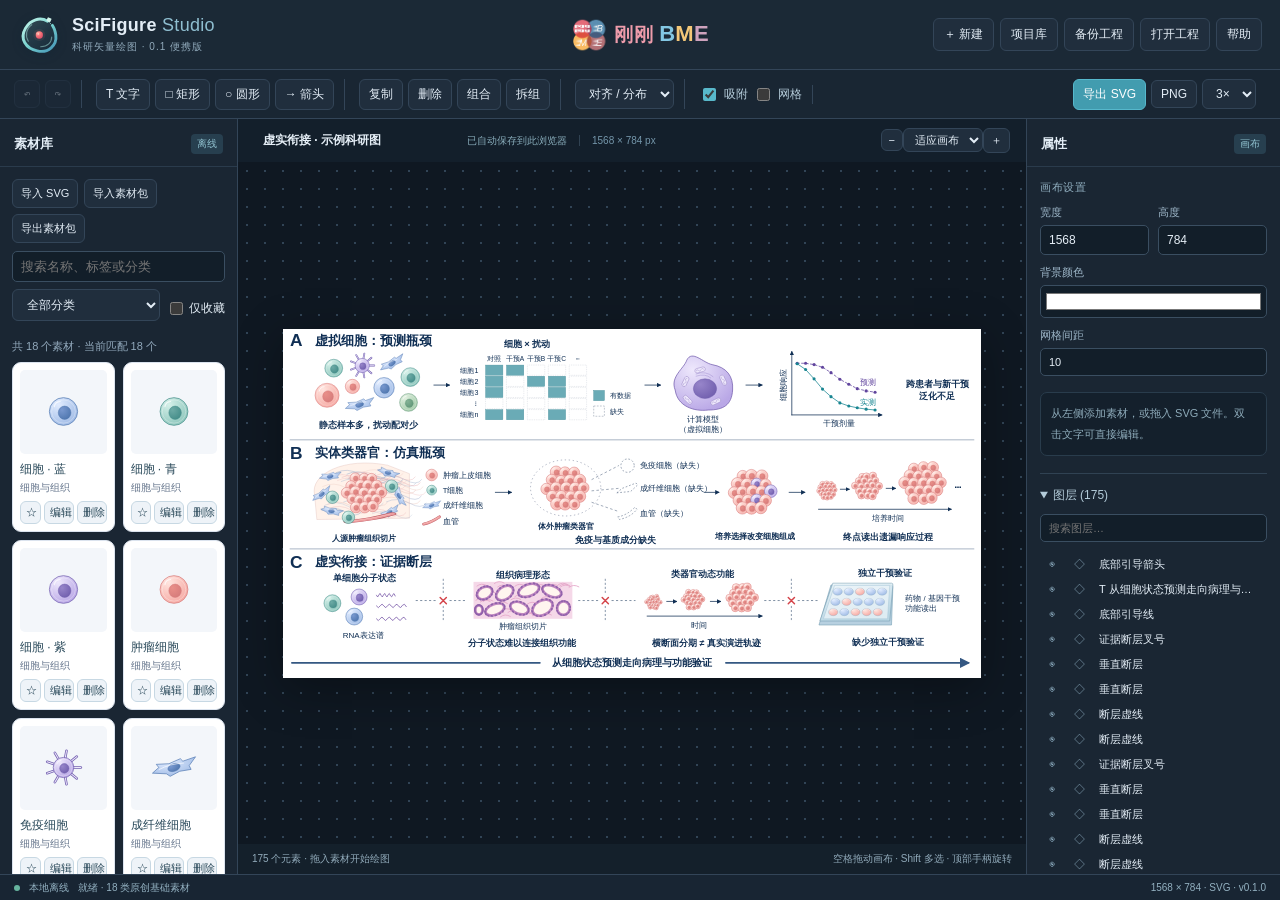
<file: src/index.html>
<!doctype html>
<html lang="zh-CN">
  <head>
    <meta charset="utf-8" />
    <meta name="viewport" content="width=device-width,initial-scale=1" />
    <title>SciFigure Studio · 刚刚BME 科研工具</title>
    <link rel="stylesheet" href="style.css" />
    <link rel="icon" type="image/svg+xml" href="scifigure-cell.svg" />
  </head>
  <body>
    <header class="app-header">
      <div class="brand">
        <img
          class="brand-mark"
          src="scifigure-cell.svg"
          alt="SciFigure 细胞图标"
          width="44"
          height="44"
        />
        <div>
          <strong>SciFigure <span>Studio</span></strong
          ><small>科研矢量绘图 · 0.1 便携版</small>
        </div>
      </div>
      <div class="parent-brand" aria-label="刚刚BME" title="刚刚BME · 科研工具">
        <img src="ganggang-bme-logo.png" alt="" width="36" height="36" />
        <div class="parent-wordmark" aria-hidden="true">
          <span class="parent-cn">刚刚</span><span class="parent-b">B</span
          ><span class="parent-m">M</span><span class="parent-e">E</span>
        </div>
      </div>
      <div class="header-actions">
        <button id="new-project">＋ 新建</button
        ><button id="projects-btn">项目库</button
        ><button id="save-project">备份工程</button
        ><button id="load-project">打开工程</button
        ><button id="help-btn" title="快捷键和使用说明">帮助</button>
      </div>
    </header>
    <nav class="toolbar" aria-label="编辑工具">
      <div class="tool-group">
        <button id="undo" title="撤销 Ctrl+Z">↶</button
        ><button id="redo" title="重做 Ctrl+Shift+Z">↷</button>
      </div>
      <div class="tool-group">
        <button id="add-text">T 文字</button
        ><button id="add-rect">□ 矩形</button
        ><button id="add-ellipse">○ 圆形</button
        ><button id="add-arrow">→ 箭头</button>
      </div>
      <div class="tool-group">
        <button id="duplicate" title="Ctrl+D">复制</button
        ><button id="delete">删除</button><button id="group">组合</button
        ><button id="ungroup">拆组</button>
      </div>
      <div class="tool-group alignment">
        <select id="align-action" aria-label="对齐和分布">
          <option value="">对齐 / 分布</option>
          <option value="left">左对齐</option>
          <option value="hcenter">水平居中</option>
          <option value="right">右对齐</option>
          <option value="top">顶部对齐</option>
          <option value="vcenter">垂直居中</option>
          <option value="bottom">底部对齐</option>
          <option value="distribute-h">水平等距</option>
          <option value="distribute-v">垂直等距</option>
        </select>
      </div>
      <div class="tool-group">
        <label class="toggle"
          ><input id="snap" type="checkbox" checked />吸附</label
        ><label class="toggle"
          ><input id="grid-toggle" type="checkbox" />网格</label
        >
      </div>
      <div class="tool-group export-group">
        <button id="export-svg" class="primary">导出 SVG</button
        ><button id="export-png">PNG</button
        ><select id="png-scale" aria-label="PNG分辨率">
          <option value="3">3×</option>
          <option value="2">2×</option>
          <option value="1">1×</option>
        </select>
      </div>
    </nav>
    <main class="workspace">
      <aside class="left-sidebar">
        <div class="sidebar-heading">
          <strong>素材库</strong><span class="badge">离线</span>
        </div>
        <div id="asset-panel"></div>
      </aside>
      <section class="canvas-shell">
        <div class="canvas-info">
          <div class="canvas-context">
            <div class="project-title">
              <input
                id="project-name"
                aria-label="项目名称"
                value="正在打开项目…"
              />
              <span id="save-status">本地离线</span>
            </div>
            <span id="canvas-title">画布</span>
          </div>
          <div>
            <button id="zoom-out" title="缩小">−</button
            ><select id="zoom" aria-label="画布缩放">
              <option value="fit">适应画布</option>
              <option value=".25">25%</option>
              <option value=".5">50%</option>
              <option value=".75">75%</option>
              <option value="1">100%</option>
              <option value="1.5">150%</option>
              <option value="2">200%</option>
              <option value="3">300%</option></select
            ><button id="zoom-in" title="放大">＋</button>
          </div>
        </div>
        <div id="workarea" class="workarea">
          <div id="paper" class="paper">
            <svg
              id="stage"
              xmlns="http://www.w3.org/2000/svg"
              viewBox="0 0 1568 784"
              width="1568"
              height="784"
              font-family="Microsoft YaHei, Noto Sans SC, Arial, sans-serif"
            >
              <defs id="defs"></defs>
              <defs id="ui-defs">
                <pattern
                  id="ui-grid-pattern"
                  width="10"
                  height="10"
                  patternUnits="userSpaceOnUse"
                >
                  <path
                    d="M10 0H0V10"
                    fill="none"
                    stroke="#94b4c4"
                    stroke-width=".5"
                    opacity=".5"
                  />
                </pattern>
              </defs>
              <rect id="background" width="1568" height="784" fill="#ffffff" />
              <rect
                id="grid"
                width="1568"
                height="784"
                fill="url(#ui-grid-pattern)"
                display="none"
              />
              <g id="art"></g>
              <g id="guides"></g>
              <g id="selection"></g>
            </svg>
          </div>
        </div>
        <div class="canvas-bottom">
          <span id="selection-info">选择一个元素开始编辑</span
          ><span>空格拖动画布 · Shift 多选 · 顶部手柄旋转</span>
        </div>
      </section>
      <aside class="right-sidebar">
        <div class="sidebar-heading">
          <strong>属性</strong
          ><span id="selection-count" class="badge">画布</span>
        </div>
        <div class="property-scroll">
          <div id="canvas-props">
            <div class="section-label">画布设置</div>
            <div class="field-grid">
              <label
                >宽度<input
                  id="canvas-width"
                  type="number"
                  min="64"
                  max="12000"
                  value="1568" /></label
              ><label
                >高度<input
                  id="canvas-height"
                  type="number"
                  min="64"
                  max="12000"
                  value="784"
              /></label>
            </div>
            <label class="field"
              >背景颜色<input
                id="canvas-background"
                type="color"
                value="#ffffff" /></label
            ><label class="field"
              >网格间距<input
                id="grid-size"
                type="number"
                min="2"
                max="200"
                value="10"
            /></label>
            <div class="hint">
              从左侧添加素材，或拖入 SVG 文件。双击文字可直接编辑。
            </div>
          </div>
          <div id="element-props" hidden>
            <div id="prop-name" class="property-name"></div>
            <div id="text-props">
              <label class="field"
                >文字内容<textarea id="prop-text" rows="3"></textarea>
              </label>
              <div class="field-grid">
                <label
                  >字号<input
                    id="prop-fontsize"
                    type="number"
                    min="1"
                    max="500" /></label
                ><label
                  >字重<select id="prop-weight">
                    <option value="400">常规</option>
                    <option value="500">中等</option>
                    <option value="600">半粗</option>
                    <option value="700">加粗</option>
                  </select></label
                >
              </div>
              <label class="field"
                >对齐<select id="prop-anchor">
                  <option value="start">左对齐</option>
                  <option value="middle">居中</option>
                  <option value="end">右对齐</option>
                </select></label
              >
            </div>
            <div class="section-label">位置与尺寸</div>
            <div class="field-grid">
              <label>X<input id="prop-x" type="number" step="1" /></label
              ><label>Y<input id="prop-y" type="number" step="1" /></label
              ><label
                >宽度<input
                  id="prop-width"
                  type="number"
                  min=".1"
                  step="1" /></label
              ><label
                >高度<input id="prop-height" type="number" min=".1" step="1"
              /></label>
            </div>
            <label class="toggle keep-ratio"
              ><input id="aspect" type="checkbox" checked />锁定宽高比</label
            >
            <div class="field-grid">
              <label
                >旋转角度 °<input
                  id="prop-rotation"
                  type="number"
                  step="1" /></label
              ><label
                >不透明度 %<input
                  id="prop-opacity"
                  type="number"
                  min="0"
                  max="100"
              /></label>
            </div>
            <div class="section-label">外观</div>
            <div class="field-grid">
              <label>填充 / 文字<input id="prop-fill" type="color" /></label
              ><label>描边<input id="prop-stroke" type="color" /></label
              ><label
                >线宽<input
                  id="prop-strokewidth"
                  type="number"
                  min="0"
                  step=".2" /></label
              ><label
                >线型<select id="prop-dash">
                  <option value="">实线</option>
                  <option value="4 4">虚线</option>
                  <option value="2 5">点线</option>
                </select></label
              >
            </div>
            <div class="button-grid">
              <button id="forward">上移一层</button
              ><button id="backward">下移一层</button
              ><button id="front">置顶</button><button id="back">置底</button
              ><button id="lock">锁定 / 解锁</button
              ><button id="hide">隐藏</button>
            </div>
          </div>
          <details class="layers-section" open>
            <summary>图层 <span id="layer-count"></span></summary>
            <input
              id="layer-search"
              placeholder="搜索图层…"
              aria-label="搜索图层"
            />
            <div id="layers"></div>
          </details>
        </div>
      </aside>
    </main>
    <footer class="statusbar">
      <span
        ><i class="offline-dot"></i>本地离线
        <span id="status-message">就绪</span></span
      ><span id="document-info">SciFigure Studio 0.1.0</span>
    </footer>
    <dialog id="asset-dialog"></dialog>
    <dialog id="project-dialog"></dialog>
    <dialog id="help-dialog">
      <div class="dialog-heading">
        <h2>SciFigure Studio 0.1</h2>
        <button data-close="help-dialog">关闭</button>
      </div>
      <p>下载解压后双击 index.html，即可使用。无需账号、网络或安装运行环境。</p>
      <div class="help-grid">
        <div>
          <h3>画图</h3>
          <p>
            点击或框选元素，Shift
            多选。拖动四角缩放；拖动选框上方的圆形手柄旋转，Shift 按 15°
            吸附。双击文字修改。右侧可精确设置位置、尺寸、颜色。
          </p>
          <h3>快捷键</h3>
          <p>
            Ctrl+Z 撤销 · Ctrl+Shift+Z 重做<br />Ctrl+D 复制 · Ctrl+C/V
            内部复制粘贴<br />Ctrl+A 全选 · Delete 删除<br />方向键微调，Shift
            移动 10 单位<br />空格拖动平移 · Ctrl+滚轮缩放
          </p>
        </div>
        <div>
          <h3>项目与素材</h3>
          <p>
            项目库支持新建、重命名、复制和删除。项目自动保存在当前浏览器，换电脑或移动便携文件夹前，请备份工程和素材包。
          </p>
          <p>
            导入 SVG 才能编辑矢量内容；PNG 不是可拆分的矢量图。SVG
            文件中的脚本和外部资源不受支持。素材库按页读取，适合逐步扩充。
          </p>
          <h3>开源与扩展</h3>
          <p>
            软件代码 MIT；随附原创示例素材
            CC0。导入素材保留自己的许可。详细格式和扩展入口见 docs 文件夹。
          </p>
        </div>
      </div>
      <p class="muted">
        0.1 预览版 · 已针对 Windows Edge / Chrome
        进行离线验证。建议定期导出工程备份。
      </p>
    </dialog>
    <dialog id="text-dialog">
      <form method="dialog">
        <h2>编辑文字</h2>
        <textarea id="text-edit-value" rows="5"></textarea>
        <div class="dialog-actions">
          <button value="cancel">取消</button
          ><button id="text-edit-apply" type="button" class="primary">
            应用
          </button>
        </div>
      </form>
    </dialog>
    <input id="project-file" type="file" accept=".json,.scifigure" hidden />
    <div id="toast" role="status"></div>
    <script src="core.js"></script>
    <script src="svg.js"></script>
    <script src="storage.js"></script>
    <script src="builtins.js"></script>
    <script src="editor.js"></script>
    <script src="projects.js"></script>
    <script src="assets.js"></script>
    <script src="app.js"></script>
  </body>
</html>
</file>
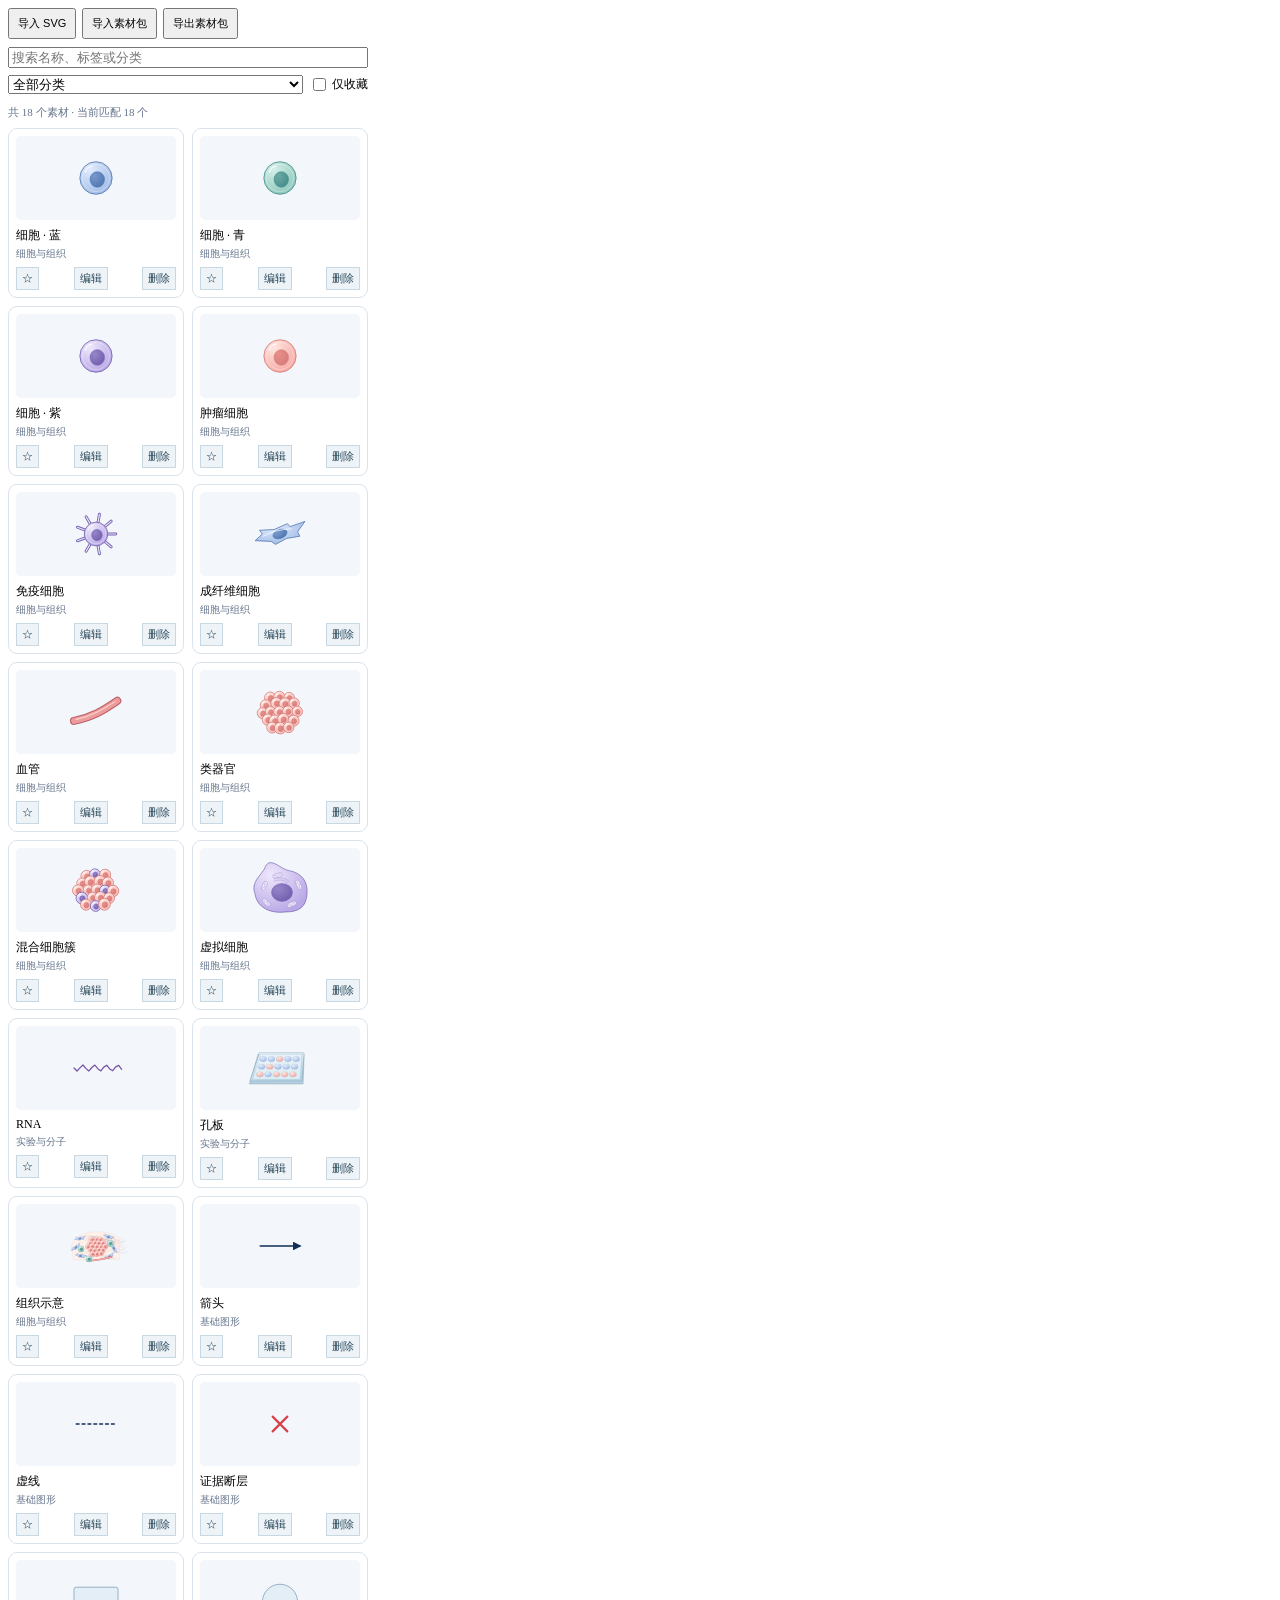
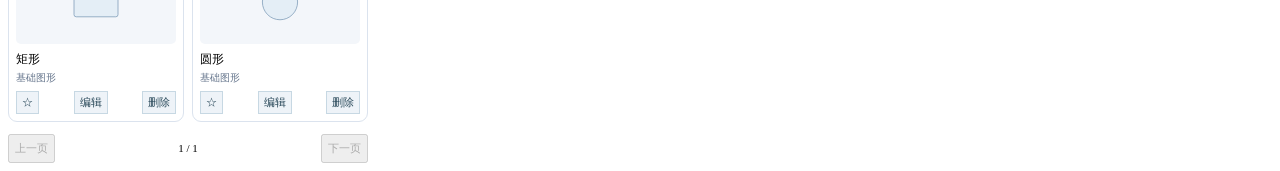
<file: tests/library-fixture.html>
<!doctype html><html lang="zh-CN"><meta charset="utf-8"><title>素材库离线测试</title>
<main id="asset-panel" style="width:360px"></main><dialog id="asset-dialog"></dialog>
<script src="../src/svg.js"></script><script src="../src/storage.js"></script><script src="../src/assets.js"></script>
<script>window.boot = SF.store.ready().then(() => SF.Assets.init({store:SF.store,onInsert:asset=>{window.inserted=asset;},onStatus:message=>{window.statusMessage=message;}}));</script>
</html>
</file>
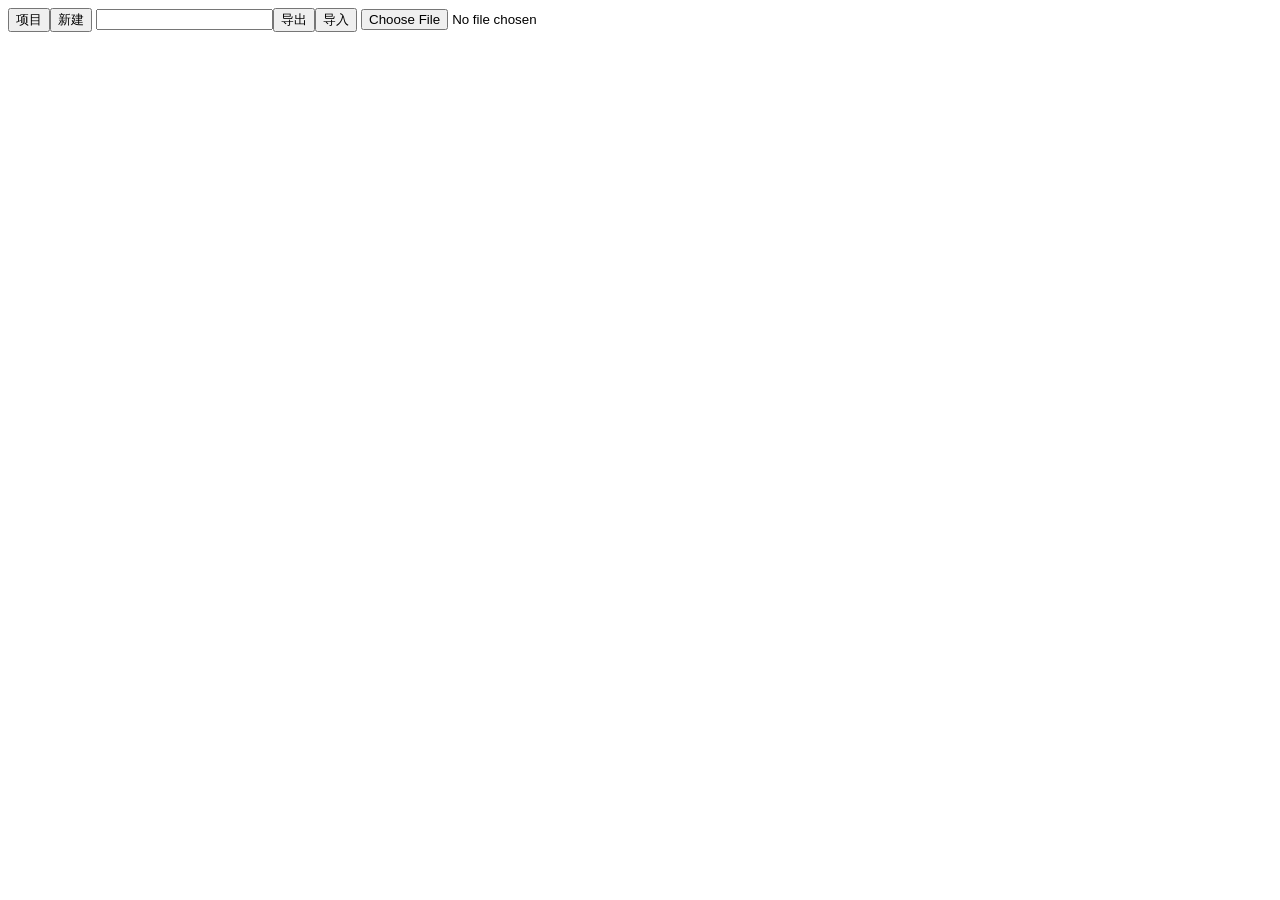
<file: tests/project-fixture.html>
<!doctype html><meta charset="utf-8"><title>Project tests</title>
<button id="projects-btn">项目</button><button id="new-project">新建</button>
<input id="project-name"><button id="save-project">导出</button><button id="load-project">导入</button>
<input id="project-file" type="file"><dialog id="project-dialog"></dialog>
<script src="../src/storage.js"></script><script src="../src/projects.js"></script>
<script>
window.makeDoc=(id,name)=>({format:'scifigure-project',version:1,id,name,createdAt:'2026-01-01',updatedAt:'2026-01-01',canvas:{width:800,height:600,background:'#fff'},scene:{defs:'',body:'<g data-item="1"></g>'}});
window.statuses=[];
window.editor={doc:makeDoc('initial','初始'),listeners:[],getDocument(){return structuredClone(this.doc)},loadDocument(doc){if(doc.version!==1||doc.format!=='scifigure-project')throw Error('不支持的项目');this.doc=structuredClone(doc);this.listeners.forEach(fn=>fn());},newDocument({name,width,height}){this.doc=makeDoc('new-'+Date.now(),name);this.doc.canvas={width,height,background:'#fff'};this.doc.scene.body='';this.listeners.forEach(fn=>fn());},onChange(fn){this.listeners.push(fn)},setName(name){this.doc.name=name;this.listeners.forEach(fn=>fn())},edit(body){this.doc.scene.body=body;this.listeners.forEach(fn=>fn())}};
window.start=async()=>{await SF.store.ready();window.projects=await SF.Projects.init({editor,store:SF.store,onStatus:(text,type)=>statuses.push({text,type}),demoDocument:makeDoc('demo','示例项目')});};
</script>
</file>
<file: src/style.css>
:root {
  color-scheme: dark;
  --bg: #101923;
  --panel: #1a2633;
  --panel2: #202e3d;
  --line: #334558;
  --text: #e3edf6;
  --muted: #93aabd;
  --accent: #58b8ca;
  --blue: #7ccee0;
}
* {
  box-sizing: border-box;
}
body {
  margin: 0;
  background: var(--bg);
  color: var(--text);
  font:
    13px "Microsoft YaHei",
    Arial,
    sans-serif;
  overflow: hidden;
}
button,
input,
select,
textarea {
  font: inherit;
}
button,
select {
  border: 1px solid var(--line);
  background: var(--panel2);
  color: var(--text);
  border-radius: 6px;
  padding: 7px 10px;
}
button {
  cursor: pointer;
  white-space: nowrap;
}
button:hover {
  background: #31485a;
  border-color: #6598ad;
}
button:disabled {
  opacity: 0.35;
  cursor: default;
}
button.primary {
  background: #429caf;
  border-color: #56b8cc;
  color: white;
}
button.primary:hover {
  background: #54adbe;
}
input,
textarea {
  border: 1px solid #3a4e61;
  border-radius: 5px;
  padding: 7px 8px;
  background: #121e29;
  color: #e5eef6;
  min-width: 0;
}
input:focus,
textarea:focus,
select:focus {
  outline: 2px solid #4ca9c0;
  outline-offset: 1px;
}
input[type="checkbox"] {
  accent-color: var(--accent);
  width: auto;
}
input[type="color"] {
  height: 33px;
  padding: 3px;
  width: 100%;
}
input[type="number"] {
  width: 100%;
}
textarea {
  resize: vertical;
  line-height: 1.65;
}
h2 {
  font-size: 19px;
  margin: 0 0 15px;
}
h3 {
  font-size: 14px;
  color: #bcdbe7;
}
p {
  line-height: 1.8;
}
a {
  color: #87cee0;
}
[hidden] {
  display: none !important;
}
.muted {
  color: var(--muted);
  font-size: 12px;
}
.app-header {
  position: relative;
  height: 70px;
  padding: 12px 18px;
  display: flex;
  align-items: center;
  gap: 26px;
  background: #1b2936;
  border-bottom: 1px solid var(--line);
}
.brand {
  display: flex;
  align-items: center;
  gap: 10px;
  min-width: 220px;
}
.brand-mark {
  display: block;
  width: 44px;
  height: 44px;
  flex-shrink: 0;
  filter: drop-shadow(0 2px 5px #06212f55);
}
.brand strong {
  font-size: 18px;
  letter-spacing: 0.3px;
}
.brand strong span {
  font-weight: 400;
  color: #8fbed0;
}
.brand small {
  display: block;
  font-size: 10px;
  color: #91aabb;
  margin-top: 4px;
  letter-spacing: 1px;
}
.project-title {
  display: flex;
  align-items: center;
  gap: 8px;
  min-width: 0;
}
.project-title input {
  border: 1px solid transparent;
  background: transparent;
  font-weight: 600;
  width: 205px;
  max-width: 100%;
  font-size: 12px;
}
.project-title input:hover {
  border-color: var(--line);
}
#save-status {
  color: #88acba;
  font-size: 11px;
  white-space: nowrap;
}
.header-actions {
  display: flex;
  gap: 6px;
  margin-left: auto;
}
.parent-brand {
  position: absolute;
  left: 50%;
  top: 50%;
  transform: translate(-50%, -50%);
  display: flex;
  align-items: center;
  gap: 7px;
  user-select: none;
}
.parent-brand > img {
  display: block;
  width: 36px;
  height: 36px;
  object-fit: contain;
}
.parent-wordmark {
  display: flex;
  align-items: baseline;
  font:
    750 22px "Segoe UI",
    "Microsoft YaHei",
    sans-serif;
  letter-spacing: 0.2px;
  white-space: nowrap;
}
.parent-cn {
  color: #ee9cab;
  font-size: 19px;
  margin-right: 5px;
  letter-spacing: 1px;
}
.parent-b {
  color: #83c7e3;
}
.parent-m {
  color: #f3c778;
}
.parent-e {
  color: #cea2bd;
}
.canvas-context {
  display: flex;
  gap: 12px;
  align-items: center;
  min-width: 0;
}
.canvas-context #canvas-title {
  font-size: 10px;
  color: #7597ab;
  white-space: nowrap;
  border-left: 1px solid #304252;
  padding-left: 12px;
}
.canvas-context #save-status {
  max-width: 155px;
  font-size: 10px;
}
.header-actions button {
  font-size: 12px;
}
.toolbar {
  height: 49px;
  background: #192633;
  display: flex;
  gap: 4px;
  padding: 7px 14px;
  border-bottom: 1px solid var(--line);
  align-items: center;
  overflow-x: auto;
}
.tool-group {
  display: flex;
  gap: 5px;
  align-items: center;
  border-right: 1px solid var(--line);
  padding: 0 10px;
}
.tool-group:first-child {
  padding-left: 0;
}
.tool-group:last-child {
  border: 0;
}
.toolbar button,
.toolbar select {
  font-size: 12px;
  padding: 6px 9px;
}
.export-group {
  margin-left: auto;
}
.toggle {
  display: flex;
  align-items: center;
  gap: 5px;
  white-space: nowrap;
  color: #b3cad8;
  font-size: 12px;
}
.workspace {
  display: grid;
  grid-template-columns: 238px minmax(350px, 1fr) 254px;
  height: calc(100vh - 145px);
  min-height: 360px;
}
.left-sidebar,
.right-sidebar {
  background: var(--panel);
  overflow: hidden;
  display: flex;
  flex-direction: column;
}
.left-sidebar {
  border-right: 1px solid var(--line);
}
.right-sidebar {
  border-left: 1px solid var(--line);
}
.sidebar-heading {
  display: flex;
  justify-content: space-between;
  align-items: center;
  padding: 15px 14px 12px;
  border-bottom: 1px solid #2a3b4c;
  flex-shrink: 0;
}
.badge {
  font-size: 10px;
  color: #90c1cf;
  background: #273f4f;
  border-radius: 4px;
  padding: 3px 6px;
}
.canvas-shell {
  display: flex;
  flex-direction: column;
  min-width: 0;
  overflow: hidden;
}
.canvas-info {
  display: flex;
  justify-content: space-between;
  align-items: center;
  height: 43px;
  padding: 5px 16px;
  color: #a0b5c5;
  font-size: 11px;
  background: #131f2b;
}
.canvas-info button,
.canvas-info select {
  font-size: 11px;
  padding: 4px 7px;
}
.workarea {
  flex: 1;
  overflow: auto;
  position: relative;
  background-color: #0f1822;
  background-image: radial-gradient(#314456 1px, transparent 1px);
  background-size: 18px 18px;
  padding: 60px 45px;
  display: flex;
  align-items: flex-start;
  overscroll-behavior: none;
}
.paper {
  margin: auto;
  flex-shrink: 0;
  box-shadow: 0 10px 45px #0005;
  line-height: 0;
  background: white;
}
.paper svg {
  display: block;
  touch-action: none;
  user-select: none;
  overflow: visible;
}
.paper [data-item] {
  cursor: move;
}
.paper [data-kind="text"] {
  cursor: text;
}
.paper [data-locked="true"] {
  cursor: not-allowed;
}
#selection,
#guides,
#grid {
  pointer-events: none;
}
#selection .selection-box {
  fill: none;
  stroke: #109fbb;
  vector-effect: non-scaling-stroke;
  stroke-width: 1.3;
}
#selection [data-handle] {
  pointer-events: all;
  fill: white;
  stroke: #129db8;
  stroke-width: 1.5;
  vector-effect: non-scaling-stroke;
}
#selection [data-handle="rotate"] {
  fill: #27a6c2;
  stroke: white;
  cursor: grab;
}
#selection .rotation-stem {
  stroke: #31afc6;
  stroke-width: 1.1;
  vector-effect: non-scaling-stroke;
}
.canvas-bottom {
  height: 30px;
  background: #14202b;
  color: #91aaba;
  padding: 8px 14px;
  font-size: 10px;
  display: flex;
  justify-content: space-between;
  gap: 10px;
  white-space: nowrap;
}
.property-scroll {
  overflow: auto;
  padding: 13px;
  flex: 1;
}
.section-label {
  font-size: 11px;
  color: #90aebf;
  letter-spacing: 0.5px;
  margin: 16px 0 10px;
}
.section-label:first-child {
  margin-top: 0;
}
.property-name {
  font-weight: 600;
  color: #d2e9f3;
  margin-bottom: 12px;
  overflow-wrap: anywhere;
}
.field {
  display: flex;
  flex-direction: column;
  gap: 5px;
  font-size: 11px;
  color: #9db6c8;
  margin: 10px 0;
}
.field-grid {
  display: grid;
  grid-template-columns: 1fr 1fr;
  gap: 9px;
}
.field-grid label {
  font-size: 11px;
  color: #9db6c8;
  display: flex;
  flex-direction: column;
  gap: 5px;
}
.field-grid input,
.field-grid select {
  width: 100%;
  font-size: 12px;
}
.keep-ratio {
  margin: 10px 0 13px;
}
.button-grid {
  display: grid;
  grid-template-columns: 1fr 1fr;
  gap: 6px;
  margin: 15px 0;
}
.button-grid button {
  font-size: 11px;
  padding: 6px;
}
.hint {
  font-size: 11px;
  line-height: 1.9;
  color: #8eabba;
  background: #14202c;
  border: 1px solid #293c4c;
  border-radius: 7px;
  padding: 10px;
  margin: 16px 0;
}
.layers-section {
  margin-top: 17px;
  border-top: 1px solid #304253;
  padding-top: 13px;
}
.layers-section summary {
  color: #b3cbd9;
  cursor: pointer;
  font-size: 12px;
}
#layer-search {
  width: 100%;
  margin: 10px 0;
  font-size: 11px;
}
#layers {
  max-height: 320px;
  overflow: auto;
}
.layer-row {
  display: flex;
  align-items: center;
  gap: 3px;
  border-radius: 4px;
}
.layer-row.active {
  background: #31566b;
}
.layer-row button {
  background: transparent;
  border: 0;
  padding: 5px;
  font-size: 11px;
}
.layer-row .layer-name {
  flex: 1;
  overflow: hidden;
  text-overflow: ellipsis;
  text-align: left;
  min-width: 0;
  white-space: nowrap;
}
.layer-row .layer-visibility,
.layer-row .layer-lock {
  color: #8fafc2;
  width: 24px;
  padding: 5px 2px;
}
.layer-row.hidden-layer {
  opacity: 0.45;
}
.statusbar {
  height: 26px;
  display: flex;
  justify-content: space-between;
  align-items: center;
  padding: 0 14px;
  border-top: 1px solid var(--line);
  background: #182533;
  font-size: 10px;
  color: #93b1c1;
}
.statusbar > span {
  display: flex;
  align-items: center;
  gap: 9px;
  overflow: hidden;
  white-space: nowrap;
  text-overflow: ellipsis;
}
.offline-dot {
  display: inline-block;
  width: 6px;
  height: 6px;
  background: #67b59f;
  border-radius: 50%;
}
dialog {
  border: 1px solid #496279;
  border-radius: 12px;
  color: var(--text);
  background: #1c2a38;
  padding: 23px;
  width: min(760px, 90vw);
  max-height: 88vh;
  box-shadow: 0 22px 80px #0008;
  overflow: auto;
}
dialog::backdrop {
  background: #060e17a8;
  backdrop-filter: blur(3px);
}
.dialog-heading {
  display: flex;
  justify-content: space-between;
  align-items: flex-start;
  gap: 18px;
}
.dialog-actions {
  display: flex;
  justify-content: flex-end;
  gap: 8px;
  margin-top: 18px;
}
.dialog-actions button {
  min-width: 74px;
}
.help-grid {
  display: grid;
  grid-template-columns: 1fr 1fr;
  gap: 28px;
}
#text-dialog {
  width: 480px;
}
#text-edit-value {
  width: 100%;
  font-size: 17px;
  background: #f4f8fb;
  color: #14354d;
}
#toast {
  position: fixed;
  left: 50%;
  bottom: 45px;
  transform: translateX(-50%) translateY(15px);
  max-width: 80vw;
  padding: 12px 22px;
  background: #255367;
  border: 1px solid #487f93;
  border-radius: 9px;
  box-shadow: 0 7px 30px #0007;
  opacity: 0;
  pointer-events: none;
  transition: 0.2s;
  z-index: 100;
  font-size: 13px;
}
#toast.visible {
  opacity: 1;
  transform: translateX(-50%) translateY(0);
}
#toast.error {
  background: #6a3542;
  border-color: #a86676;
}
/* Library/project modules keep semantic controls; these shared defaults support their layouts. */
#asset-panel {
  overflow: auto;
  flex: 1;
  padding: 12px;
}
#asset-panel input[type="search"],
#asset-panel input[type="text"],
#asset-panel select {
  max-width: 100%;
  width: 100%;
  margin-bottom: 7px;
}
#asset-panel button {
  font-size: 11px;
}
#asset-panel .asset-grid {
  display: grid;
  grid-template-columns: 1fr 1fr;
  gap: 8px;
}
#asset-panel .asset-card {
  min-width: 0;
  position: relative;
  border-radius: 7px;
  overflow: hidden;
  background: #f4f8fb;
  color: #274758;
  border: 1px solid #c7d8e3;
}
#asset-panel .asset-card svg {
  width: 100%;
  height: 64px;
}
#asset-panel .asset-card button {
  color: inherit;
}
dialog label {
  line-height: 1.7;
}
dialog input,
dialog textarea,
dialog select {
  max-width: 100%;
}
dialog table {
  width: 100%;
  border-collapse: collapse;
}
dialog td,
dialog th {
  padding: 9px;
  text-align: left;
  border-bottom: 1px solid var(--line);
}
dialog .row {
  display: flex;
  gap: 10px;
  margin: 10px 0;
}
dialog .field {
  margin: 10px 0;
}
dialog .danger {
  border-color: #815465;
  color: #ffb3bb;
}
.drop-active {
  outline: 3px dashed #64b8ca;
  outline-offset: -10px;
}
.empty-state {
  padding: 26px 10px;
  text-align: center;
  color: #91aabc;
  font-size: 12px;
  line-height: 1.8;
}
.project-list {
  display: flex;
  flex-direction: column;
  gap: 9px;
  margin: 18px 0;
}
.project-row {
  display: flex;
  gap: 6px;
  align-items: center;
  border: 1px solid #354c60;
  border-radius: 8px;
  padding: 12px;
  background: #142331;
}
.project-details {
  flex: 1;
  min-width: 100px;
}
.project-details strong,
.project-details small {
  display: block;
  overflow-wrap: anywhere;
}
.project-details small {
  font-size: 10px;
  color: #9ab4c5;
  margin-top: 6px;
}
.project-row button {
  font-size: 11px;
  padding: 6px 8px;
}
#project-dialog .help {
  color: #9db6c8;
  font-size: 12px;
}
#save-status {
  max-width: 240px;
  overflow: hidden;
  text-overflow: ellipsis;
}
.asset-card .asset-actions button {
  background: #e9f0f5;
  color: #24475b;
  border-color: #b8cbd9;
}
@media (max-width: 1250px) {
  .workspace {
    grid-template-columns: 208px minmax(350px, 1fr) 228px;
  }
  .app-header {
    gap: 10px;
    padding: 10px;
  }
  .brand {
    min-width: 195px;
  }
  .header-actions button {
    padding: 6px;
  }
  .project-title {
    display: flex;
  }
  .project-title input {
    width: 160px;
    font-size: 12px;
  }
  #save-status {
    display: none;
  }
  .tool-group {
    padding: 0 6px;
  }
  .workarea {
    padding: 50px 25px;
  }
  .canvas-bottom span:last-child {
    display: none;
  }
}
@media (max-width: 950px) {
  .parent-brand {
    gap: 4px;
  }
  .parent-brand > img {
    width: 30px;
    height: 30px;
  }
  .parent-wordmark {
    font-size: 19px;
  }
  .parent-cn {
    font-size: 17px;
  }
  .canvas-context #canvas-title {
    display: none;
  }
  .workspace {
    grid-template-columns: 180px minmax(300px, 1fr) 210px;
  }
  .brand small {
    display: none;
  }
  .brand {
    min-width: 150px;
  }
  .brand strong {
    font-size: 14px;
  }
  .header-actions {
    gap: 3px;
  }
  .header-actions button {
    font-size: 10px;
  }
  .toolbar {
    height: 49px;
  }
  .help-grid {
    grid-template-columns: 1fr;
  }
}
</file>
